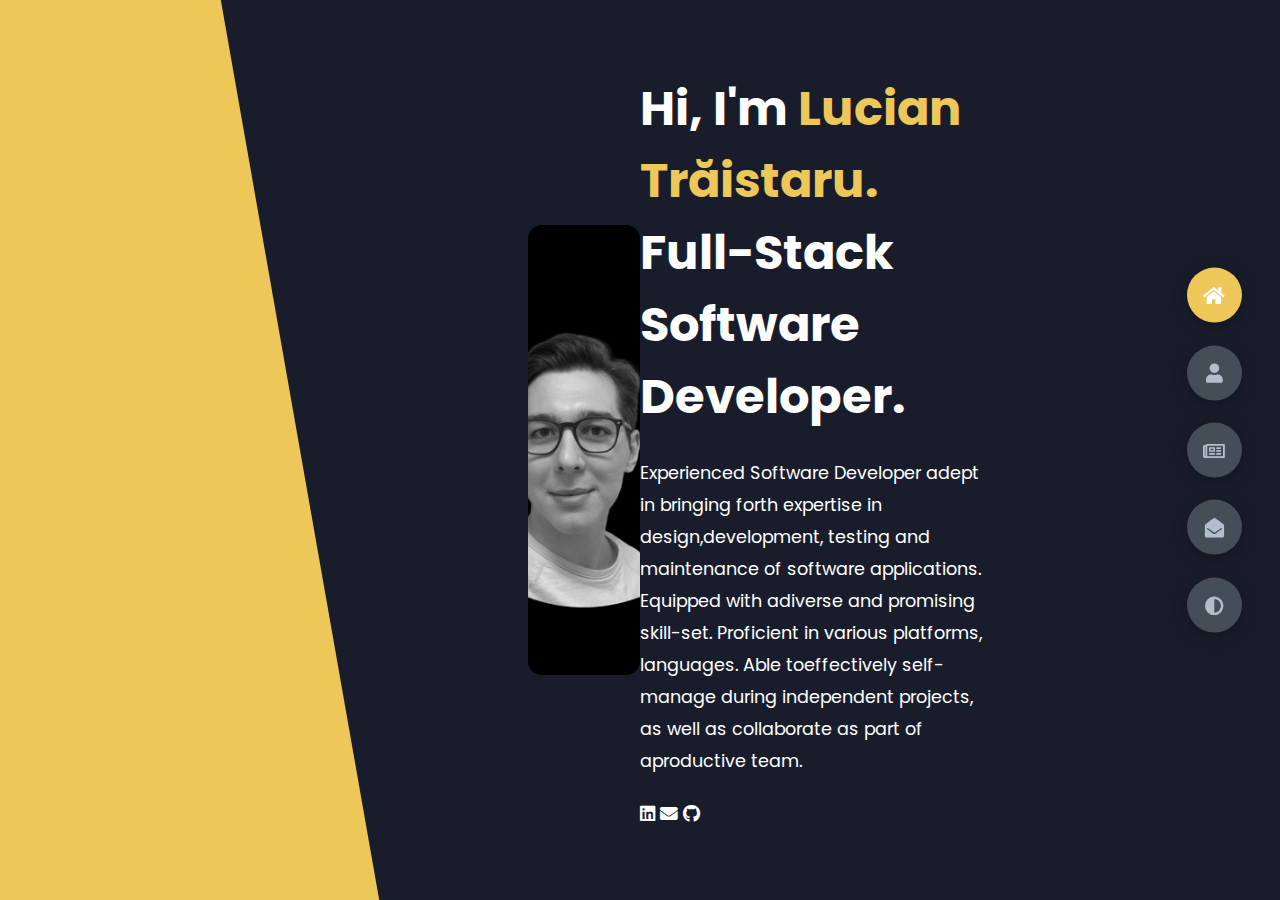
<file: index.html>
<!DOCTYPE html>
<html lang="en">
  <head>
    <meta charset="UTF-8" />
    <meta http-equiv="X-UA-Compatible" content="IE=edge" />
    <meta name="viewport" content="width=device-width, initial-scale=1.0" />
    <title>Portfolio</title>
    <link rel="stylesheet" href="styles/styles.css" />
    <link rel="preconnect" href="https://fonts.googleapis.com" />
    <link rel="preconnect" href="https://fonts.gstatic.com" crossorigin />
    <link
      rel="stylesheet"
      href="https://cdnjs.cloudflare.com/ajax/libs/font-awesome/5.15.4/css/all.min.css"
      integrity="sha512-1ycn6IcaQQ40/MKBW2W4Rhis/DbILU74C1vSrLJxCq57o941Ym01SwNsOMqvEBFlcgUa6xLiPY/NS5R+E6ztJQ=="
      crossorigin="anonymous"
      referrerpolicy="no-referrer"
    />
    <link
      href="https://fonts.googleapis.com/css2?family=Poppins:wght@400;500;600;700;800&display=swap"
      rel="stylesheet"
    />
    <link rel="icon" type="image/x-icon" href="assets/favicon.ico" />

    <!-- Google Analytics script -->
    <!-- Google tag (gtag.js) -->
    <script
      async
      src="https://www.googletagmanager.com/gtag/js?id=G-DQRPKXJRNN"
    ></script>
    <script>
      window.dataLayer = window.dataLayer || [];
      function gtag() {
        dataLayer.push(arguments);
      }
      gtag("js", new Date());

      gtag("config", "G-DQRPKXJRNN");
    </script>
  </head>
  <body class="main-content" onload="getSavedThemeModeFromLocalStorage()">
    <header class="container header active" id="home">
      <div class="header-content">
        <div class="left-header">
          <div class="h-shape"></div>
          <div class="image">
            <img src="assets/home-bg-profile.png" alt="" />
          </div>
        </div>
        <div class="right-header">
          <h1 class="name">
            Hi, I'm <span>Lucian Trăistaru.</span>
            Full-Stack Software Developer.
          </h1>
          <p>
            Experienced Software Developer adept in bringing forth expertise in
            design,development, testing and maintenance of software
            applications. Equipped with adiverse and promising skill-set.
            Proficient in various platforms, languages. Able toeffectively
            self-manage during independent projects, as well as collaborate as
            part of aproductive team.
          </p>
          <div>
            <div class="contact-icon">
              <a
                href="https://www.linkedin.com/in/lucian-tr%C4%83istaru-a6660512b/"
                target="_blank"
              >
                <i class="fab fa-linkedin"></i>
              </a>
              <a
                href="mailto:lucian.traistaru@outlook.com?subject=[Portoflio Contact]"
                target="_blank"
              >
                <i class="fas fa-envelope"></i>
              </a>
              <a href="https://github.com/luciantr24" target="_blank">
                <i class="fab fa-github"></i>
              </a>
            </div>
          </div>
        </div>
      </div>
    </header>
    <main>
      <section class="container about" id="about">
        <div class="main-title">
          <h2>About <span>me</span></h2>
        </div>
        <div class="about-container">
          <div class="left-about">
            <h4>Information About me</h4>
            <p>
              I'm Lucian, a 26-year-old software developer deeply engaged in the
              IT scene. My expertise lies in C#, React, Azure, and the Power
              Platform.
              <br />
              <br />
              Proficient in crafting efficient code and designing user-friendly
              interfaces, I bring a wealth of experience to software
              development. <br />My skills extend to Azure for cloud-based
              solutions and the Power Platform for low-code development, making
              me versatile in meeting diverse project needs. <br />I'm committed
              to staying ahead of industry trends, ensuring my solutions are not
              only effective today but also future-proof. With a passion for
              innovation, I thrive in the dynamic and ever-evolving field of
              software development.
            </p>
          </div>
          <div class="right-about">
            <div class="about-item">
              <div class="abt-text">
                <p class="large-text">5+</p>
                <p class="small-text">
                  Years of <br />
                  experience
                </p>
              </div>
            </div>
            <div class="about-item">
              <div class="abt-text">
                <p class="large-text">50+</p>
                <p class="small-text">
                  Projects <br />
                  Completed
                </p>
              </div>
            </div>
          </div>
        </div>
        <div class="about-stats">
          <h4 class="stat-title">My Skills</h4>
          <div class="progress-bars">
            <div class="progress-bar">
              <p class="prog-title">Programming</p>
              <div class="progress-con">
                <p class="prog-text">React | JavaScript | TypeScript | Node</p>
              </div>
            </div>
            <div class="progress-bar">
              <p class="prog-title">Web Development</p>
              <div class="progress-con">
                <p class="prog-text">
                  HTML | CSS | React | Context API | Redux
                </p>
              </div>
            </div>
            <div class="progress-bar">
              <p class="prog-title">
                Databases (SQL, Azure CosmosDb, Firebase, Mongo)
              </p>
              <div class="progress-con">
                <p class="prog-text">
                  SQL | Azure CosmosDb | Google Firebase | Mongo | Sharepoint |
                  Dataverse
                </p>
              </div>
            </div>
            <div class="progress-bar">
              <p class="prog-title">Microsoft Power Platform</p>
              <div class="progress-con">
                <p class="prog-text">
                  Power Apps | Power Autoamte | Power BI | Dataverse
                </p>
              </div>
            </div>
            <div class="progress-bar">
              <p class="prog-title">Dev Ops Operations</p>
              <div class="progress-con">
                <p class="prog-text">
                  Azure Devops | Azure KeyValut | Docker | CI/CD with Azure
                  Pipelines | Heroku | GitHub Actions
                </p>
              </div>
            </div>
            <div class="progress-bar">
              <p class="prog-title">Others</p>
              <div class="progress-con">
                <p class="prog-text">GIT | Azure Service Bus | Rabbit MQ</p>
              </div>
            </div>
          </div>
          <h4 class="stat-title">Jobs and Education</h4>
          <div class="jobs-education-container">
            <div class="timeline" id="timeline-left">
              <h3 class="stat-title">My Jobs</h3>
              <div class="timeline-item">
                <div class="tl-icon">
                  <i class="fas fa-briefcase"></i>
                </div>
                <p class="tl-duration">Aug 2020 - present</p>
                <h5>Software Developer<span> - BearingPoint Romania</span></h5>
                <p></p>
              </div>
              <div class="timeline-item">
                <div class="tl-icon">
                  <i class="fas fa-briefcase"></i>
                </div>
                <p class="tl-duration">Jan 2020 - Aug 2020</p>
                <h5>
                  .NET Developer/DevOps Intern<span>
                    - BearingPoint Romania</span
                  >
                </h5>
                <p></p>
              </div>
              <div class="timeline-item">
                <div class="tl-icon">
                  <i class="fas fa-briefcase"></i>
                </div>
                <p class="tl-duration">Mar 2018 - May 2018</p>
                <h5>
                  Software Developer (Faculty practice)<span>
                    - SIVECO S.A</span
                  >
                </h5>
                <p></p>
              </div>
            </div>
            <div class="timeline" id="timeline-right">
              <h3 class="stat-title">My Education</h3>
              <div class="timeline-item">
                <div class="tl-icon">
                  <i class="fas fa-briefcase"></i>
                </div>
                <p class="tl-duration">Oct 2019 - Jul 2021</p>
                <h5>Master Degree</h5>
                <p>
                  Information systems for the management of economic processes
                  and resources (SIMPRE), Academy of Economic Studies,
                  Bucharest, Romania
                </p>
              </div>
              <div class="timeline-item">
                <div class="tl-icon">
                  <i class="fas fa-briefcase"></i>
                </div>
                <p class="tl-duration">Oct 2016 - Jul 2019</p>
                <h5>Bachelor Degree</h5>
                <p>
                  Faculty of Cybernetics, Statistics and Economic Informatics,
                  Academy of Economic Studies, Bucharest, Romania
                </p>
              </div>
              <div class="timeline-item">
                <div class="tl-icon">
                  <i class="fas fa-briefcase"></i>
                </div>
                <p class="tl-duration">Sept 2012 - Jul 2016</p>
                <h5>High school diploma</h5>
                <p>
                  Constantin Brâncoveanu High School, Matematics and Informatics
                </p>
              </div>
            </div>
          </div>
        </div>
      </section>
      <section class="container" id="blogs">
        <div class="blogs-content">
          <div class="main-title">
            <h2>My <span>Projects</span></h2>
          </div>
          <h4 class="stat-title">Few personal projects I developed.</h4>
          <div class="blogs">
            <div class="blog">
              <img src="assets/wishesx.png" alt="" />
              <div class="blog-text">
                <h4>
                  <a href="https://wishesx.netlify.app/" target="_blank"
                    >Wishesx</a
                  >
                </h4>
                <p>
                  Send online congratulations/wish cards to your friends and
                  family.
                </p>
                <hr />
                <p>React | Redux</p>
              </div>
            </div>
            <div class="blog">
              <img src="assets/pluto.png" alt="" />
              <div class="blog-text">
                <h4>Pluto - Project Management Tool [web]</h4>
                <p>
                  Application with features like managing task, clients, Kanban
                  board, backlog, overviews of sprints, notifications support in
                  Slack
                </p>
                <hr />
                <p>React | Redux | .NET 5 | Firebase | Docker | Heroku</p>
              </div>
            </div>
            <div class="blog">
              <img src="assets/radical-db.png" alt="" />
              <div class="blog-text">
                <h4>Radical - No-Sql Database [web]</h4>
                <p>
                  NoSql database that is able to store json documents and manage
                  them from a modern web interface.
                </p>
                <hr />
                <p>React | Redux | .NET 5</p>
              </div>
            </div>
            <div class="blog">
              <img src="assets/assets.png" alt="" />
              <div class="blog-text">
                <h4>Employee Assets Management</h4>
                <p>
                  Developed using Microsost Power Platform. The application was
                  able to manage employees assets and let them to request new
                  ones. With Power Automate users receive notifications,
                  reminders and approvals.
                </p>
                <hr />
                <p>Power Apps | Power Automate | SharePoint</p>
              </div>
            </div>
            <div class="blog">
              <img src="assets/password.png" alt="" />
              <div class="blog-text">
                <h4>Password Manager</h4>
                <p>Developed using Power Apps and Dataverse.</p>
                <hr />
                <p>Power Apps | Dataverse</p>
              </div>
            </div>
            <div class="blog">
              <img src="assets/auto-mapper.png" alt="" />
              <div class="blog-text">
                <h4>JSON Mapper for C#</h4>
                <p>Simple JSON Mapper for C# using Newtonsoft.Json package</p>
                <hr />
                <p>React | Redux</p>
              </div>
            </div>
            <div class="blog">
              <img src="assets/palespring.png" alt="" />
              <div class="blog-text">
                <h4>Palespring theme for Visual Studio Code</h4>
                <p>Modern theme for Visual Studio Code.</p>
                <hr />
                <p>React | Redux</p>
              </div>
            </div>
          </div>
        </div>
      </section>
      <section class="container contact" id="contact">
        <div class="contact-container">
          <div class="main-title">
            <h2>Contact <span>Me</span></h2>
          </div>
          <div class="contact-content-con">
            <div class="left-contact">
              <p>You can reach me via email or Linkedin.</p>
              <div class="contact-icons">
                <div class="contact-icon">
                  <a
                    href="https://www.linkedin.com/in/lucian-tr%C4%83istaru-a6660512b/"
                    target="_blank"
                  >
                    <i class="fab fa-linkedin"></i>
                  </a>
                  <a
                    href="mailto:lucian.traistaru@outlook.com?subject=[Portoflio Contact]"
                    target="_blank"
                  >
                    <i class="fas fa-envelope"></i>
                  </a>
                  <a href="https://github.com/luciantr24" target="_blank">
                    <i class="fab fa-github"></i>
                  </a>
                </div>
              </div>
              <br />
              <div class="contact-info">
                <div class="contact-item">
                  <div class="icon">
                    <i class="fas fa-map-marker-alt"></i>
                    <span>Location:</span>
                  </div>
                  <p>Bucharest, Romania</p>
                </div>
                <div class="contact-item">
                  <div class="icon">
                    <i class="fas fa-envelope"></i>
                    <span>Email:</span>
                  </div>
                  <p>
                    <span> lucian.traistaru@outlook.com</span>
                  </p>
                </div>
                <div class="contact-item">
                  <div class="icon">
                    <i class="fas fa-globe-africa"></i>
                    <span>Languages:</span>
                  </div>
                  <p>
                    <span> English, Romanian</span>
                  </p>
                </div>
              </div>
              <br />
              <div class="submit-btn">
                <a
                  href="mailto:lucian.traistaru@outlook.com?subject=[Portfolio Contact]"
                  class="main-btn"
                >
                  <span class="btn-icon"><i class="fas fa-envelope"></i></span>
                  <span class="btn-text">Send me an email</span>
                </a>
              </div>
              <br />
              <br />
              <br />
              <br />
            </div>
          </div>
        </div>
      </section>
    </main>

    <div class="controls">
      <div class="control active-btn" data-id="home" title="Home">
        <i class="fas fa-home"></i>
      </div>
      <div class="control" data-id="about" title="About me">
        <i class="fas fa-user"></i>
      </div>
      <div class="control" data-id="blogs" title="My Projects">
        <i class="far fa-newspaper"></i>
      </div>
      <div class="control" data-id="contact" title="Contact">
        <i class="fas fa-envelope-open"></i>
      </div>
      <div
        class="control-theme-btn"
        onclick="setThemeModeInLocalStorage()"
        title="Change theme"
      >
        <i class="fas fa-adjust"></i>
      </div>
    </div>
    <script src="app.js"></script>
  </body>
</html>
</file>
<file: styles/styles.css>
* {
  margin: 0;
  padding: 0;
  box-sizing: border-box;
  list-style: none;
}

:root {
  --color-primary: #191d2b;
  --color-secondary: #eec759;
  --color-white: #ffffff;
  --color-black: #000;
  --color-grey0: #f8f8f8;
  --color-grey-1: #dbe1e8;
  --color-grey-2: #b2becd;
  --color-grey-3: #6c7983;
  --color-grey-4: #454e56;
  --color-grey-5: #2a2e35;
  --color-grey-6: #12181b;
  --br-sm-2: 14px;
  --box-shadow-1: 0 3px 15px rgba(0, 0, 0, 0.3);
}

.light-mode {
  --color-primary: #ffffff;
  --color-secondary: #3081d0;
  --color-white: #454e56;
  --color-black: #000;
  --color-grey0: #f8f8f8;
  --color-grey-1: #6c7983;
  --color-grey-2: #6c7983;
  --color-grey-3: #6c7983;
  --color-grey-4: #454e56;
  --color-grey-5: #f8f8f8;
  --color-grey-6: #12181b;
}

.dark-mode {
  :root {
    --color-primary: #191d2b;
    --color-secondary: #27ae60;
    --color-white: #ffffff;
    --color-black: #000;
    --color-grey0: #f8f8f8;
    --color-grey-1: #dbe1e8;
    --color-grey-2: #b2becd;
    --color-grey-3: #6c7983;
    --color-grey-4: #454e56;
    --color-grey-5: #2a2e35;
    --color-grey-6: #12181b;
    --br-sm-2: 14px;
    --box-shadow-1: 0 3px 15px rgba(0, 0, 0, 0.3);
  }
}

body {
  background-color: var(--color-primary);
  font-family: "Poppins", sans-serif;
  font-size: 1.1rem;
  color: var(--color-white);
  transition: all 0.4s ease-in-out;
}

a {
  display: inline-block;
  text-decoration: none;
  color: inherit;
  font-family: inherit;
}

header {
  min-height: 100vh;
  color: var(--color-white);
  overflow: hidden;
  padding: 0 !important;
}

section {
  min-height: 100vh;
  width: 100%;
  position: absolute;
  left: 0;
  top: 0;
  padding: 3rem 18rem;
}

.container {
  display: none;
  transform: translateY(-100%) scale(0);
  transition: all 0.4s ease-in-out;
  background-color: var(--color-primary);
}

.active {
  display: block;
  animation: appear 1s ease-in-out;
  transform: translateY(0) scaleY(1);
}
@keyframes appear {
  0% {
    transform: translateY(-100%) scaleY(0);
  }
  100% {
    transform: translateY(0) scaleY(1);
  }
}

.controls {
  position: fixed;
  z-index: 10;
  top: 50%;
  right: 3%;
  display: flex;
  flex-direction: column;
  align-items: center;
  justify-content: center;
  transform: translateY(-50%);
}
.controls .control {
  padding: 1rem;
  cursor: pointer;
  background-color: var(--color-grey-4);
  width: 55px;
  height: 55px;
  border-radius: 50%;
  display: flex;
  justify-content: center;
  align-items: center;
  margin: 0.7rem 0;
  box-shadow: var(--box-shadow-1);
}

.control-theme-btn {
  padding: 1rem;
  cursor: pointer;
  background-color: var(--color-grey-4);
  width: 55px;
  height: 55px;
  border-radius: 50%;
  display: flex;
  justify-content: center;
  align-items: center;
  margin: 0.7rem 0;
  box-shadow: var(--box-shadow-1);
  font-size: 1.2rem;
  color: var(--color-grey-2);
}

.controls .control i {
  font-size: 1.2rem;
  color: var(--color-grey-2);
  pointer-events: none;
}
.controls .active-btn {
  background-color: var(--color-secondary);
  transition: all 0.4s ease-in-out;
}
.controls .active-btn i {
  color: var(--color-white);
}

.theme-btn {
  top: 5%;
  right: 3%;
  width: 70px;
  height: 70px;
  border-radius: 50%;
  background-color: var(--color-grey-4);
  cursor: pointer;
  position: fixed;
  display: flex;
  justify-content: center;
  align-items: center;
  box-shadow: 0 3px 15px rgba(0, 0, 0, 0.3);
  transition: all 0.1s ease-in-out;
}
.theme-btn:active {
  transform: translateY(-3px);
}
.theme-btn i {
  font-size: 1.4rem;
  color: var(--color-grey-2);
  pointer-events: none;
}

/*Header-content*/
.header-content {
  display: grid;
  grid-template-columns: repeat(2, 1fr);
  min-height: 100vh;
}
.header-content .left-header {
  display: flex;
  align-items: center;
  position: relative;
}
.header-content .left-header .h-shape {
  transition: all 0.4s ease-in-out;
  width: 75%;
  height: 100%;
  background-color: var(--color-secondary);
  position: absolute;
  left: 0;
  top: 0;
  z-index: -1;
  clip-path: polygon(0 0, 46% 0, 79% 100%, 0% 100%);
}
.header-content .left-header .image {
  border-radius: var(--br-sm-2);
  height: 50%;
  width: 40%;
  margin-left: 33rem;
  background-color: var(--color-black);
  transition: all 0.4s ease-in-out;
}
.header-content .left-header .image img {
  width: 100%;
  height: 100%;
  object-fit: cover;
  transition: all 0.4s ease-in-out;
  filter: grayscale(100%);
}
.header-content .left-header .image img:hover {
  filter: grayscale(0);
}
.header-content .right-header {
  display: flex;
  flex-direction: column;
  justify-content: center;
  padding-right: 18rem;
}
.header-content .right-header .name {
  font-size: 3rem;
}
.header-content .right-header .name span {
  color: var(--color-secondary);
}
.header-content .right-header p {
  margin: 1.5rem 0;
  line-height: 2rem;
}

/*About*/
.about-container {
  display: grid;
  grid-template-columns: repeat(2, 1fr);
  padding-top: 3.5rem;
  padding-bottom: 5rem;
}
.about-container .right-about {
  display: grid;
  grid-template-columns: repeat(2, 1fr);
  grid-gap: 2rem;
}
.about-container .right-about .about-item {
  border: 1px solid var(--color-grey-5);
  border-radius: 5px;
  transition: all 0.4s ease-in-out;
  box-shadow: 1px 2px 15px rgba(0, 0, 0, 0.1);
}
.about-container .right-about .about-item:hover {
  cursor: default;
  transform: translateY(-5px);
  border: 1px solid var(--color-secondary);
  box-shadow: 1px 4px 15px rgba(0, 0, 0, 0.32);
}
.about-container .right-about .about-item .abt-text {
  padding: 1.5rem;
  display: flex;
  flex-direction: column;
}
.about-container .right-about .about-item .abt-text .large-text {
  font-size: 3rem;
  font-weight: 700;
  color: var(--color-secondary);
}
.about-container .right-about .about-item .abt-text .small-text {
  padding-left: 3rem;
  position: relative;
  text-transform: uppercase;
  font-size: 1.2rem;
  color: var(--color-grey-1);
  letter-spacing: 2px;
}
.about-container .right-about .about-item .abt-text .small-text::before {
  content: "";
  position: absolute;
  left: 0;
  top: 15px;
  width: 2rem;
  height: 2px;
  background-color: var(--color-grey-5);
}
.about-container .left-about {
  padding-right: 5rem;
}
.about-container .left-about p {
  line-height: 2rem;
  padding: 1rem;
  color: var(--color-grey-1);
}
.about-container .left-about h4 {
  font-size: 2rem;
  text-transform: uppercase;
}

.about-stats {
  padding-bottom: 4rem;
}
.about-stats .progress-bars {
  display: grid;
  grid-template-columns: repeat(2, 1fr);
  grid-gap: 2rem;
}
.about-stats .progress-bars .progress-bar {
  display: flex;
  flex-direction: column;
}
.about-stats .progress-bars .progress-bar .prog-title {
  text-transform: uppercase;
  font-weight: 500;
}
.about-stats .progress-bars .progress-bar .progress-con {
  display: flex;
  align-items: center;
}
.about-stats .progress-bars .progress-bar .progress-con .prog-text {
  color: var(--color-grey-2);
}
.about-stats .progress-bars .progress-bar .progress-con .progress {
  width: 100%;
  height: 0.45rem;
  background-color: var(--color-grey-4);
  margin-left: 1rem;
  position: relative;
}
.about-stats .progress-bars .progress-bar .progress-con .progress span {
  position: absolute;
  top: 0;
  left: 0;
  height: 100%;
  background-color: var(--color-secondary);
  transition: all 0.4s ease-in-out;
  width: 60%;
}
.about-stats .progress-bars .progress-bar .progress-con .progress .html {
  width: 80%;
}
.about-stats .progress-bars .progress-bar .progress-con .progress .css {
  width: 95%;
}
.about-stats .progress-bars .progress-bar .progress-con .progress .js {
  width: 75%;
}
.about-stats .progress-bars .progress-bar .progress-con .progress .react {
  width: 60%;
}
.about-stats .progress-bars .progress-bar .progress-con .progress .node {
  width: 87%;
}
.about-stats .progress-bars .progress-bar .progress-con .progress .python {
  width: 70%;
}

.stat-title {
  text-transform: uppercase;
  font-size: 1.4rem;
  text-align: center;
  padding: 3.5rem 0;
  position: relative;
}
.stat-title::before {
  content: "";
  position: absolute;
  left: 50%;
  top: 0;
  width: 40%;
  height: 1px;
  background-color: var(--color-grey-5);
  transform: translateX(-50%);
}

/*Timeline*/
.timeline {
  display: row;
  grid-template-columns: repeat(2, 1fr);
  grid-gap: 2rem;
  padding-bottom: 3rem;
}

.timeline .timeline-item {
  position: relative;
  padding-left: 3rem;
  border-left: 1px solid var(--color-grey-5);
  margin-bottom: 30px;
  margin-left: 10px;
}
.timeline .timeline-item .tl-icon {
  position: absolute;
  left: -27px;
  top: 0;
  background-color: var(--color-secondary);
  width: 50px;
  height: 50px;
  border-radius: 50%;
  display: flex;
  align-items: center;
  justify-content: center;
}
.timeline .timeline-item .tl-icon i {
  font-size: 1.3rem;
}
.timeline .timeline-item .tl-duration {
  padding: 0.2rem 0.6rem;
  background-color: var(--color-grey-5);
  border-radius: 15px;
  display: inline-block;
  font-size: 0.8rem;
  text-transform: uppercase;
  font-weight: 500;
}
.timeline .timeline-item h5 {
  padding: 1rem 0;
  text-transform: uppercase;
  font-size: 1.3rem;
  font-weight: 600;
}
.timeline .timeline-item h5 span {
  color: var(--color-grey-2);
  font-weight: 500;
  font-size: 1.2rem;
}
.timeline .timeline-item p {
  color: var(--color-grey-2);
}

.port-text {
  padding: 2rem 0;
  text-align: center;
}

.portfolios {
  display: grid;
  grid-template-columns: repeat(3, 1fr);
  grid-gap: 2rem;
  margin-top: 3rem;
}
.portfolios .portfolio-item {
  position: relative;
  border-radius: 15px;
}
.portfolios .portfolio-item img {
  width: 100%;
  height: 300px;
  object-fit: cover;
  border-radius: 15px;
}
.portfolios .portfolio-item .hover-items {
  width: 100%;
  height: 100%;
  background-color: var(--color-secondary);
  position: absolute;
  left: 0;
  top: 0;
  border-radius: 15px;
  display: flex;
  justify-content: center;
  align-items: center;
  flex-direction: column;
  opacity: 0;
  transform: scale(0);
  transition: all 0.4s ease-in-out;
}
.portfolios .portfolio-item .hover-items h3 {
  font-size: 1.5rem;
  color: var(--color-white);
  margin-bottom: 1.5rem;
}
.portfolios .portfolio-item .hover-items .icons {
  display: flex;
  justify-content: center;
  align-items: center;
}
.portfolios .portfolio-item .hover-items .icons .icon {
  background-color: var(--color-primary);
  border-radius: 50%;
  width: 50px;
  height: 50px;
  display: flex;
  align-items: center;
  justify-content: center;
  margin: 0 1rem;
  cursor: pointer;
  transition: all 0.4s ease-in-out;
}
.portfolios .portfolio-item .hover-items .icons .icon i {
  font-size: 1.5rem;
  color: var(--color-white);
  margin: 0 1rem;
}
.portfolios .portfolio-item .hover-items .icons .icon:hover {
  background-color: var(--color-white);
}
.portfolios .portfolio-item .hover-items .icons .icon:hover i {
  color: var(--color-primary);
}

#portfolio {
  position: relative; /*or static*/
  width: 50%;
  height: 500px;
  margin: 0 auto;
}

.portfolio-item:hover .hover-items {
  opacity: 1;
  transform: scale(1);
}

.blogs {
  display: grid;
  grid-template-columns: repeat(3, 1fr);
  grid-gap: 2rem;
  margin-top: 3rem;
}
.blogs .blog {
  position: relative;
  background-color: var(--color-grey-5);
  border-radius: 5px;
  box-shadow: 1px 1px 20px rgba(0, 0, 0, 0.1);
  transition: all 0.4s ease-in-out;
}
.blogs .blog:hover {
  box-shadow: 1px 1px 20px rgba(0, 0, 0, 0.3);
  transform: translateY(-5px);
  transition: all 0.4s ease-in-out;
}
.blogs .blog:hover img {
  filter: grayscale(0);
  transform: scale(1.1);
  box-shadow: 0px 4px 15px rgba(0, 0, 0, 0.8);
}
.blogs .blog img {
  width: 100%;
  height: 300px;
  object-fit: cover;
  border-top-left-radius: 5px;
  border-top-right-radius: 5px;
  filter: grayscale(100%);
  transition: all 0.4s ease-in-out;
}
.blogs .blog .blog-text {
  margin-top: -7px;
  padding: 1.1rem;
  border-top: 8px solid var(--color-secondary);
}
.blogs .blog .blog-text h4 {
  font-size: 1.5rem;
  margin-bottom: 0.7rem;
  transition: all 0.4s ease-in-out;
  cursor: pointer;
}
.blogs .blog .blog-text h4:hover {
  color: var(--color-secondary);
}
.blogs .blog .blog-text p {
  color: var(--color-grey-2);
  line-height: 2rem;
  padding-bottom: 1rem;
}

.contact-content-con {
  width: 750px;
  display: flex;
  padding-top: 3.5rem;
  padding: auto;
  margin: auto;
  align-items: center;
  justify-content: center;
  text-align: center;
}

.jobs-education-container {
  width: 100%;
  display: flex;
  flex-flow: row wrap;
  justify-content: space-between;
}

.contact-content-con .left-contact {
  flex: 2;
}

.contact-icons {
  display: flex;
  padding: auto;
  margin: auto;
  align-items: center;
  justify-content: center;
  text-align: center;
}

.contact-content-con .left-contact h4 {
  margin-top: 1rem;
  font-size: 2rem;
  text-transform: uppercase;
}
.contact-content-con .left-contact p {
  margin: 1rem 0;
  line-height: 2rem;
}
.contact-content-con .left-contact .contact-info .contact-item {
  display: flex;
  align-items: center;
  justify-content: space-between;
}
.contact-content-con .left-contact .contact-info .contact-item p {
  margin: 0.3rem 0 !important;
  padding: 0 !important;
}
.contact-content-con .left-contact .contact-info .contact-item .icon {
  display: grid;
  grid-template-columns: 40px 1fr;
}
.contact-content-con .left-contact .contact-info .contact-item .icon i {
  display: flex;
  align-items: center;
  font-size: 1.3rem;
}
.contact-content-con .left-contact .contact-icon {
  display: flex;
  margin-top: 2rem;
}
.contact-content-con .left-contact .contact-icon a {
  display: flex;
  align-items: center;
  color: var(--color-white);
  background-color: var(--color-grey-5);
  cursor: pointer;
  justify-content: center;
  width: 50px;
  height: 50px;
  border-radius: 50%;
  margin: 0 0.4rem;
  transition: all 0.4s ease-in-out;
}
.contact-content-con .left-contact .contact-icon a:hover {
  background-color: var(--color-secondary);
}
.contact-content-con .left-contact .contact-icon a:hover i {
  color: var(--color-primary);
}
.contact-content-con .left-contact .contact-icon a i {
  display: flex;
  align-items: center;
  justify-content: center;
  font-size: 1.3rem;
}
.contact-content-con .right-contact {
  flex: 3;
  margin-left: 3rem;
}
.contact-content-con .right-contact .input-control {
  margin: 1.5rem 0;
}
.contact-content-con .right-contact .input-control input,
.contact-content-con .right-contact .input-control textarea {
  border-radius: 30px;
  font-weight: inherit;
  font-size: inherit;
  font-family: inherit;
  padding: 0.8rem 1.1rem;
  outline: none;
  border: none;
  background-color: var(--color-grey-5);
  width: 100%;
  color: var(--color-white);
  resize: none;
}
.contact-content-con .right-contact .i-c-2 {
  display: flex;
}
.contact-content-con .right-contact .i-c-2 :last-child {
  margin-left: 1.5rem;
}
.contact-content-con .right-contact .submit-btn {
  display: flex;
  justify-content: flex-start;
}

#timeline-left {
  width: 50%;
}

#timeline-right {
  width: 50%;
}

/*Independed components*/
.btn-con {
  display: flex;
  align-self: flex-start;
}

.main-btn {
  border-radius: 30px;
  color: inherit;
  font-weight: 600;
  position: relative;
  border: 1px solid var(--color-secondary);
  display: flex;
  align-self: flex-start;
  align-items: center;
  overflow: hidden;
}
.main-btn .btn-text {
  padding: 0 2rem;
}
.main-btn .btn-icon {
  background-color: var(--color-secondary);
  display: flex;
  align-items: center;
  justify-content: center;
  border-radius: 50%;
  padding: 1rem;
  margin-left: px;
}
.main-btn::before {
  content: "";
  position: absolute;
  top: 0;
  right: 0;
  transform: translateX(100%);
  transition: all 0.4s ease-out;
  z-index: -1;
}
.main-btn:hover {
  transition: all 0.4s ease-out;
}
.main-btn:hover::before {
  width: 100%;
  height: 100%;
  background-color: var(--color-secondary);
  transform: translateX(0);
  transition: all 0.4s ease-out;
}

.main-title {
  text-align: center;
}
.main-title h2 {
  position: relative;
  text-transform: uppercase;
  font-size: 4rem;
  font-weight: 700;
}
.main-title h2 span {
  color: var(--color-secondary);
}
.main-title h2 .bg-text {
  position: absolute;
  top: 50%;
  left: 50%;
  color: var(--color-grey-5);
  transition: all 0.4s ease-in-out;
  z-index: -1;
  transform: translate(-50%, -50%);
  font-weight: 800;
  font-size: 6.3rem;
}

.about-container .left-about p {
  padding-left: 0;
}

@media screen and (max-width: 600px) {
  header {
    padding: 0 !important;
  }

  .theme-btn {
    width: 50px;
    height: 50px;
  }

  .header-content {
    grid-template-columns: repeat(1, 1fr);
    padding-bottom: 6rem;
  }

  .left-header .h-shape {
    display: none;
  }

  .right-header {
    grid-row: 1;
    padding-right: 0rem !important;
    width: 100%;
    margin: 0 auto;
  }
  .right-header .name {
    font-size: 2.5rem !important;
    text-align: center;
    padding-top: 3rem;
  }

  .header-content .left-header .image {
    margin: 0 auto;
    width: 90%;
  }

  .controls {
    top: auto;
    bottom: 0;
    flex-direction: row;
    justify-content: center;
    left: 50%;
    transform: translateX(-50%);
    width: 100%;
    background-color: var(--color-grey-5);
  }
  .controls .control {
    margin: 1rem 0.3rem;
  }

  .about-container {
    grid-template-columns: repeat(1, 1fr);
  }
  .about-container .right-about {
    grid-template-columns: repeat(1, 1fr);
    padding-top: 2.5rem;
  }
  .about-container .left-about {
    padding-right: 0;
  }
  .about-container .left-about p {
    padding-left: 0;
  }

  .timeline {
    grid-template-columns: repeat(1, 1fr);
    padding-bottom: 6rem;
  }

  .container {
    padding: 2rem 2.5rem !important;
  }

  .about-stats .progress-bars {
    grid-template-columns: repeat(1, 1fr);
  }

  .portfolios {
    grid-template-columns: repeat(1, 1fr);
    padding-bottom: 6rem;
    margin-top: 1rem;
  }

  .blogs {
    grid-template-columns: repeat(1, 1fr);
    padding-bottom: 6rem;
  }

  .contact-content-con {
    flex-direction: column;
  }
  .contact-content-con .right-contact {
    margin-left: 0;
    margin-top: 2.5rem;
  }

  .contact-content-con .right-contact .i-c-2 {
    flex-direction: column;
  }

  .contact-content-con .right-contact .i-c-2 :last-child {
    margin-left: 0;
    margin-top: 1.5rem;
  }

  .contact-content-con .right-contact {
    margin-bottom: 6rem;
  }

  .contact-item {
    flex-direction: column;
    margin: 1rem 0;
  }
  .contact-item p {
    font-size: 15px;
    color: var(--color-grey-2);
  }
  .contact-item span {
    font-size: 15px;
  }
  .contact-item .icon {
    grid-template-columns: 25px 1fr;
  }

  .main-title h2 {
    font-size: 2rem;
  }
  .main-title h2 span {
    font-size: 2.3rem;
  }
  .main-title h2 .bg-text {
    font-size: 2.3rem;
  }
}
@media screen and (max-width: 1432px) {
  .container {
    padding: 7rem 11rem;
  }

  .contact-content-con {
    flex-direction: column;
  }
  .contact-content-con .right-contact {
    margin-left: 0;
    margin-top: 2.5rem;
  }

  .contact-content-con .right-contact .i-c-2 {
    flex-direction: column;
  }

  .contact-content-con .right-contact .i-c-2 :last-child {
    margin-left: 0;
    margin-top: 1.5rem;
  }

  .contact-content-con .right-contact {
    margin-bottom: 6rem;
  }

  .main-title h2 .bg-text {
    font-size: 5.5rem;
  }
}
@media screen and (max-width: 1250px) {
  .blogs {
    grid-template-columns: repeat(2, 1fr);
    margin-top: 6rem;
  }

  .portfolios {
    grid-template-columns: repeat(2, 1fr);
  }

  .header-content .right-header {
    padding-right: 9rem;
  }
}
@media screen and (max-width: 660px) {
  .container {
    padding: 7rem 11rem;
  }

  .contact-content-con {
    width: 350px;
  }

  .blogs {
    grid-template-columns: repeat(1, 1fr);
  }

  .portfolios {
    grid-template-columns: repeat(1, 1fr);
  }

  .jobs-education-container {
    display: grid;
    align-items: center;
    justify-content: center;
    grid-template-columns: repeat(1, 1fr);
  }

  .timeline-item {
    width: 100%;
  }
}

@media (max-width: 586px) {
  .container {
    padding: 7rem 11rem;
  }

  .contact-content-con {
    width: 350px;
  }

  .jobs-education-container {
    display: grid;
    align-items: center;
    justify-content: center;
    grid-template-columns: repeat(1, 1fr);
  }

  .contact-container {
    display: grid;
    align-items: center;
    justify-content: center;
    grid-template-columns: repeat(1, 1fr);
  }

  .theme-btn {
    margin-top: 40px;
  }
}

@media screen and (max-width: 1070px) {
  .about-container {
    grid-template-columns: repeat(1, 1fr);
  }
  .about-container .right-about {
    padding-top: 2.5rem;
  }

  .main-title h2 {
    font-size: 4rem;
  }
  .main-title h2 span {
    font-size: 4rem;
  }
  .main-title h2 .bg-text {
    font-size: 4.5rem;
  }
}
@media screen and (max-width: 970px) {
  .container {
    padding: 7rem 6rem;
  }

  .about-container .left-about {
    padding-right: 0rem;
  }

  .header-content {
    grid-template-columns: repeat(1, 1fr);
    padding-bottom: 6rem;
  }

  .left-header .h-shape {
    display: none;
  }
  .left-header .image {
    width: 90% !important;
    margin: 0 auto !important;
  }

  .right-header {
    grid-row: 1;
    padding-right: 0rem !important;
    width: 90%;
    margin: 0 auto;
  }
  .right-header .name {
    font-size: 2.5rem !important;
    text-align: center;
    padding-top: 3rem;
  }
}
@media screen and (max-width: 700px) {
  .container {
    padding: 7rem 3rem;
  }

  .about-stats .progress-bars {
    grid-template-columns: repeat(1, 1fr);
  }

  .about-container .right-about {
    grid-template-columns: repeat(1, 1fr);
  }

  .timeline {
    grid-template-columns: repeat(1, 1fr);
  }

  .main-title h2 {
    font-size: 3rem;
  }
  .main-title h2 span {
    font-size: 3rem;
  }
  .main-title h2 .bg-text {
    font-size: 4rem;
  }
}

/*# sourceMappingURL=styles.css.map */
</file>
